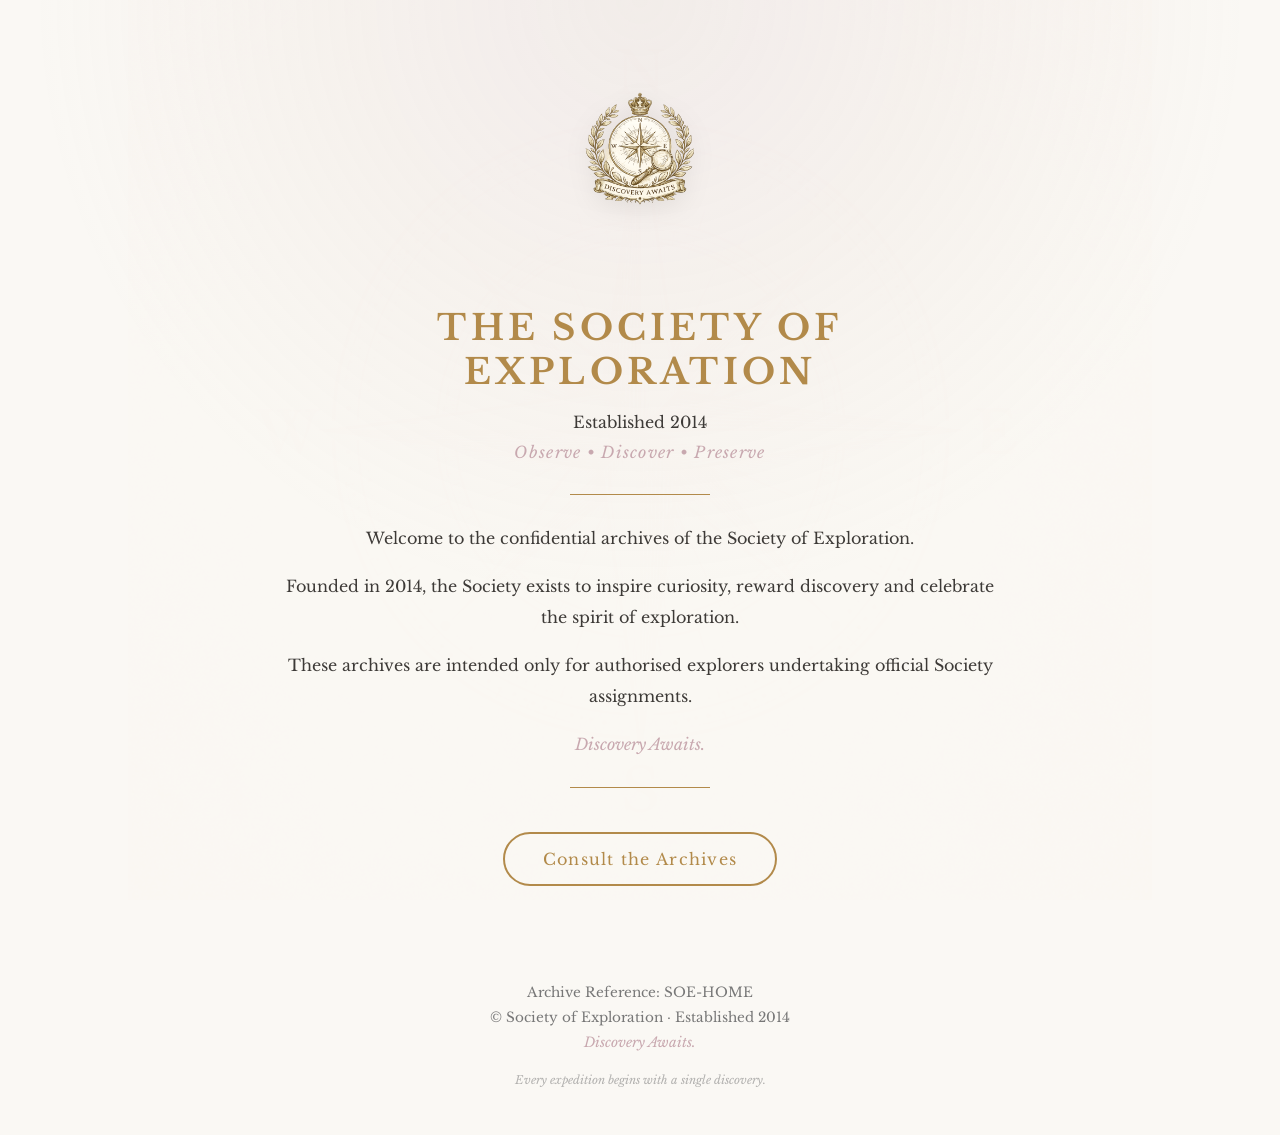
<file: index.html>
<!DOCTYPE html>
<html lang="en">
<head>
    <meta charset="UTF-8">
    <meta name="viewport" content="width=device-width, initial-scale=1.0">

    <title>The Society of Exploration</title>

    <meta name="description" content="Confidential Archives of the Society of Exploration">

    <!-- Google Font -->
    <link rel="preconnect" href="https://fonts.googleapis.com">
    <link rel="preconnect" href="https://fonts.gstatic.com" crossorigin>
    <link href="https://fonts.googleapis.com/css2?family=Libre+Baskerville:wght@400;700&display=swap" rel="stylesheet">

    <!-- Stylesheet -->
    <link rel="stylesheet" href="assets/css/style.css">
</head>

<body>

<div class="background-overlay"></div>

<main class="landing-page">

    <section class="hero">

        <img
            src="assets/images/society-crest.png"
            alt="Society of Exploration Crest"
            class="crest">

        <h1>
            THE SOCIETY OF EXPLORATION
        </h1>

        <p class="established">
            Established 2014
        </p>

        <p class="motto">
            Observe • Discover • Preserve
        </p>

        <div class="divider"></div>

        <div class="welcome">

            <p>
                Welcome to the confidential archives of the Society of Exploration.
            </p>

            <p>
                Founded in 2014, the Society exists to inspire curiosity,
                reward discovery and celebrate the spirit of exploration.
            </p>

            <p>
                These archives are intended only for authorised explorers
                undertaking official Society assignments.
            </p>

            <p class="signature">
                <em>Discovery Awaits.</em>
            </p>

        </div>

        <div class="divider"></div>

        <a href="archive.html" class="archive-button">
            Consult the Archives
        </a>

    </section>

</main>

<footer>

    <p>
        Archive Reference: SOE-HOME
    </p>

    <p>
        © Society of Exploration · Established 2014
    </p>

    <p class="footer-signoff">
        Discovery Awaits.
    </p>

    <p class="hidden-message">
        Every expedition begins with a single discovery.
    </p>

</footer>

</body>
</html>
</file>
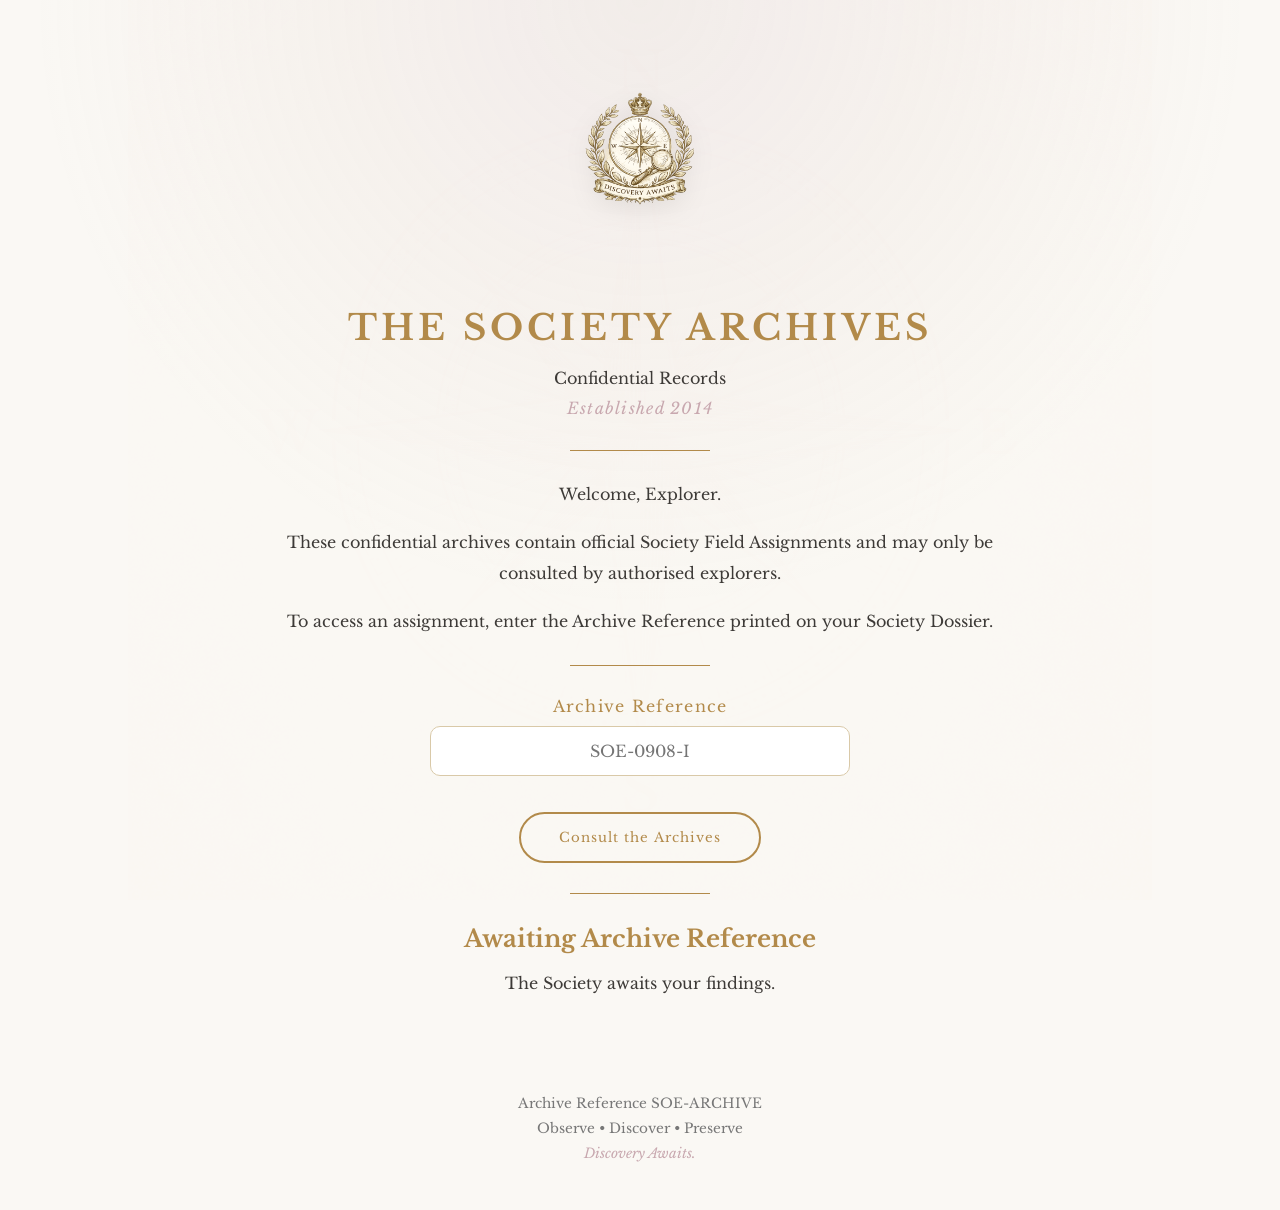
<file: archive.html>
<!DOCTYPE html>
<html lang="en">

<head>

    <meta charset="UTF-8">
    <meta name="viewport" content="width=device-width, initial-scale=1.0">

    <title>Society Archive</title>

    <link rel="preconnect" href="https://fonts.googleapis.com">
    <link rel="preconnect" href="https://fonts.gstatic.com" crossorigin>

    <link href="https://fonts.googleapis.com/css2?family=Libre+Baskerville:wght@400;700&display=swap" rel="stylesheet">

    <link rel="stylesheet" href="assets/css/style.css">

    <script defer src="assets/js/Script.js"></script>

</head>

<body>

<div class="background-overlay"></div>

<main class="landing-page">

<section class="hero">

<img
src="assets/images/society-crest.png"
alt="Society of Exploration Crest"
class="crest">

<h1>THE SOCIETY ARCHIVES</h1>

<p class="established">
Confidential Records
</p>

<p class="motto">
Established 2014
</p>

<div class="divider"></div>

<div class="welcome">

<p>
Welcome, Explorer.
</p>

<p>
These confidential archives contain official Society Field Assignments and may only be consulted by authorised explorers.
</p>

<p>
To access an assignment, enter the Archive Reference printed on your Society Dossier.
</p>

</div>

<div class="divider"></div>
<div id="archive-form-container">
    
    <form id="archive-form">
    
    <label for="archiveRef">
    
    Archive Reference
    
    </label>
    
    <input
    type="text"
    id="archiveRef"
    name="archiveRef"
    placeholder="SOE-0908-I"
    autocomplete="off">
    
    <button
    type="submit"
    class="archive-button">
    
    Consult the Archives
    
    </button>
    
    </form>
</div>

<div class="divider"></div>

<section id="archive-status">
    <h2>Awaiting Archive Reference</h2>
    <p>The Society awaits your findings.</p>
</section>

</section>

</main>

<footer>

<p>

Archive Reference

SOE-ARCHIVE

</p>

<p>

Observe • Discover • Preserve

</p>

<p class="footer-signoff">

Discovery Awaits.

</p>

</footer>

</body>

</html>
</file>
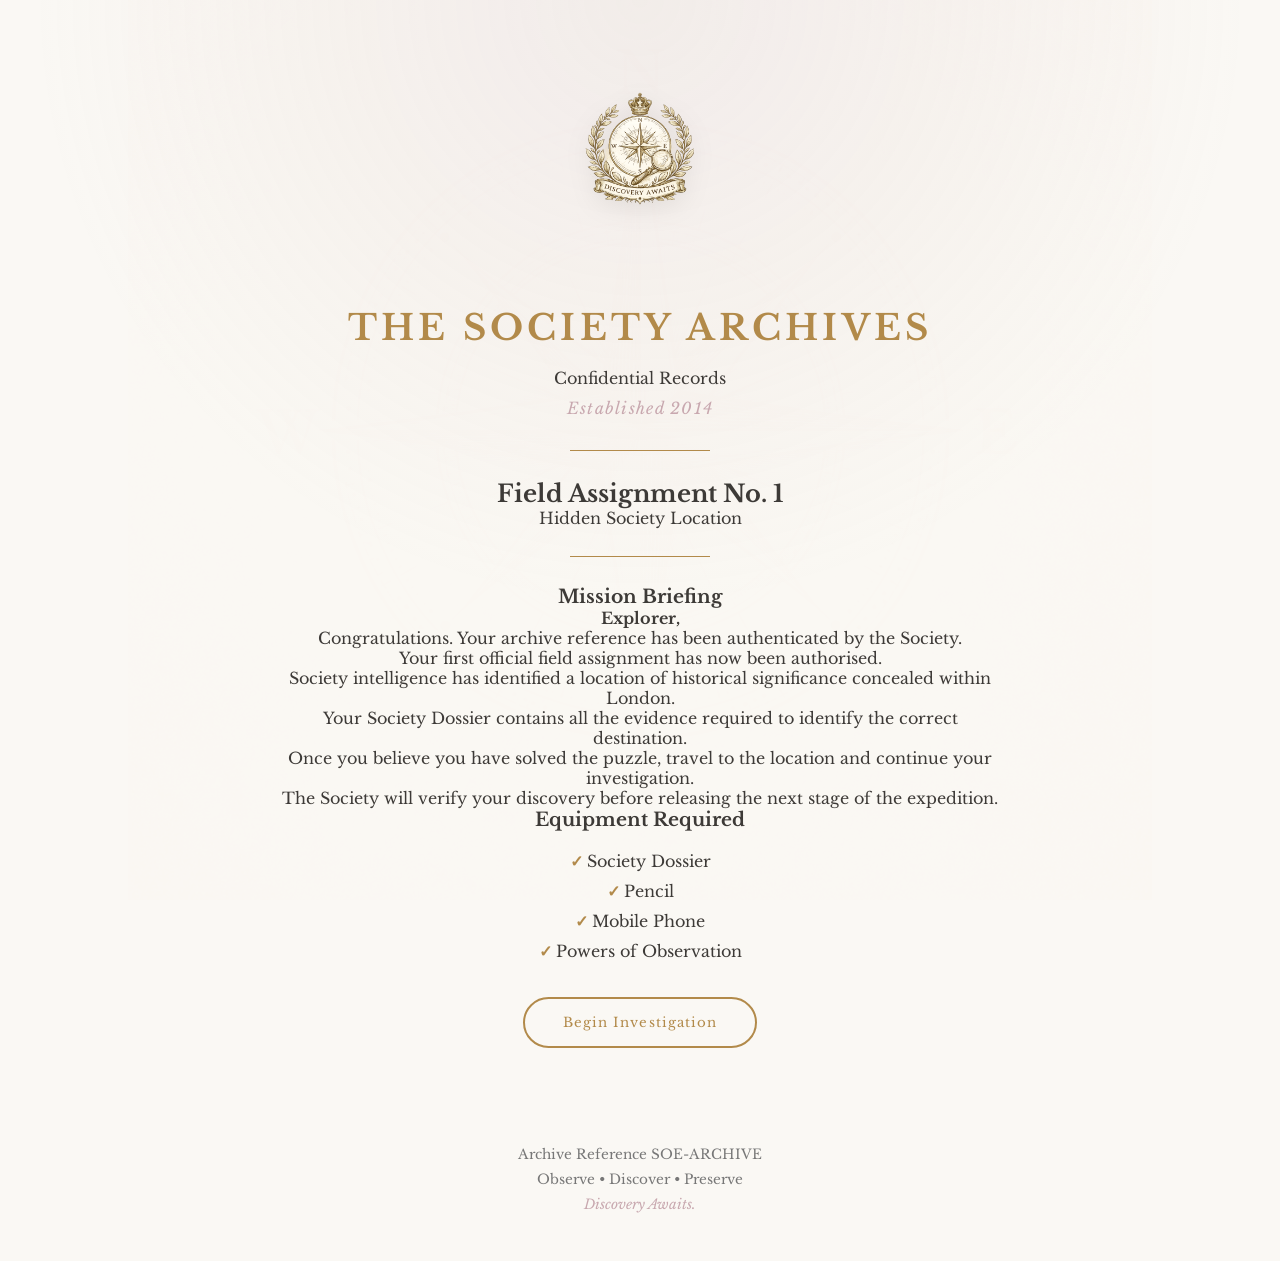
<file: mission-001.html>
<!DOCTYPE html>
<html lang="en">

<head>

    <meta charset="UTF-8">
    <meta name="viewport" content="width=device-width, initial-scale=1.0">

    <title>Society Archive</title>

    <link rel="preconnect" href="https://fonts.googleapis.com">
    <link rel="preconnect" href="https://fonts.gstatic.com" crossorigin>

    <link href="https://fonts.googleapis.com/css2?family=Libre+Baskerville:wght@400;700&display=swap" rel="stylesheet">

    <link rel="stylesheet" href="assets/css/style.css">

    <script defer src="assets/js/Script.js"></script>

</head>

<body>

<div class="background-overlay"></div>

<main class="landing-page">

<section class="hero">

<img
src="assets/images/society-crest.png"
alt="Society of Exploration Crest"
class="crest">

<h1>THE SOCIETY ARCHIVES</h1>

<p class="established">
Confidential Records
</p>

<p class="motto">
Established 2014
</p>

<div class="divider"></div>

<section class="mission">

    <h2>Field Assignment No. 1</h2>

    <p class="mission-subtitle">
        Hidden Society Location
    </p>

    <div class="divider"></div>

    <h3>Mission Briefing</h3>

    <p>
    <strong>Explorer,</strong>
    </p>
    
    <p>
        Congratulations. Your archive reference has been authenticated by the Society.
    </p>
    
    <p>
        Your first official field assignment has now been authorised.
    </p>
    
    <p>
        Society intelligence has identified a location of historical significance concealed within London.
    </p>
    
    <p>
        Your Society Dossier contains all the evidence required to identify the correct destination.
    </p>
    
    <p>
        Once you believe you have solved the puzzle, travel to the location and continue your investigation.
    </p>
    
    <p>
        The Society will verify your discovery before releasing the next stage of the expedition.
    </p>
    
    <h3>Equipment Required</h3>
    
    <ul class="equipment-list">
        <li>Society Dossier</li>
        <li>Pencil</li>
        <li>Mobile Phone</li>
        <li>Powers of Observation</li>
    </ul>

    <button class="archive-button">
        Begin Investigation
    </button>

</section>

</main>

<footer>

<p>

Archive Reference

SOE-ARCHIVE

</p>

<p>

Observe • Discover • Preserve

</p>

<p class="footer-signoff">

Discovery Awaits.

</p>

</footer>

</body>

</html>
</file>
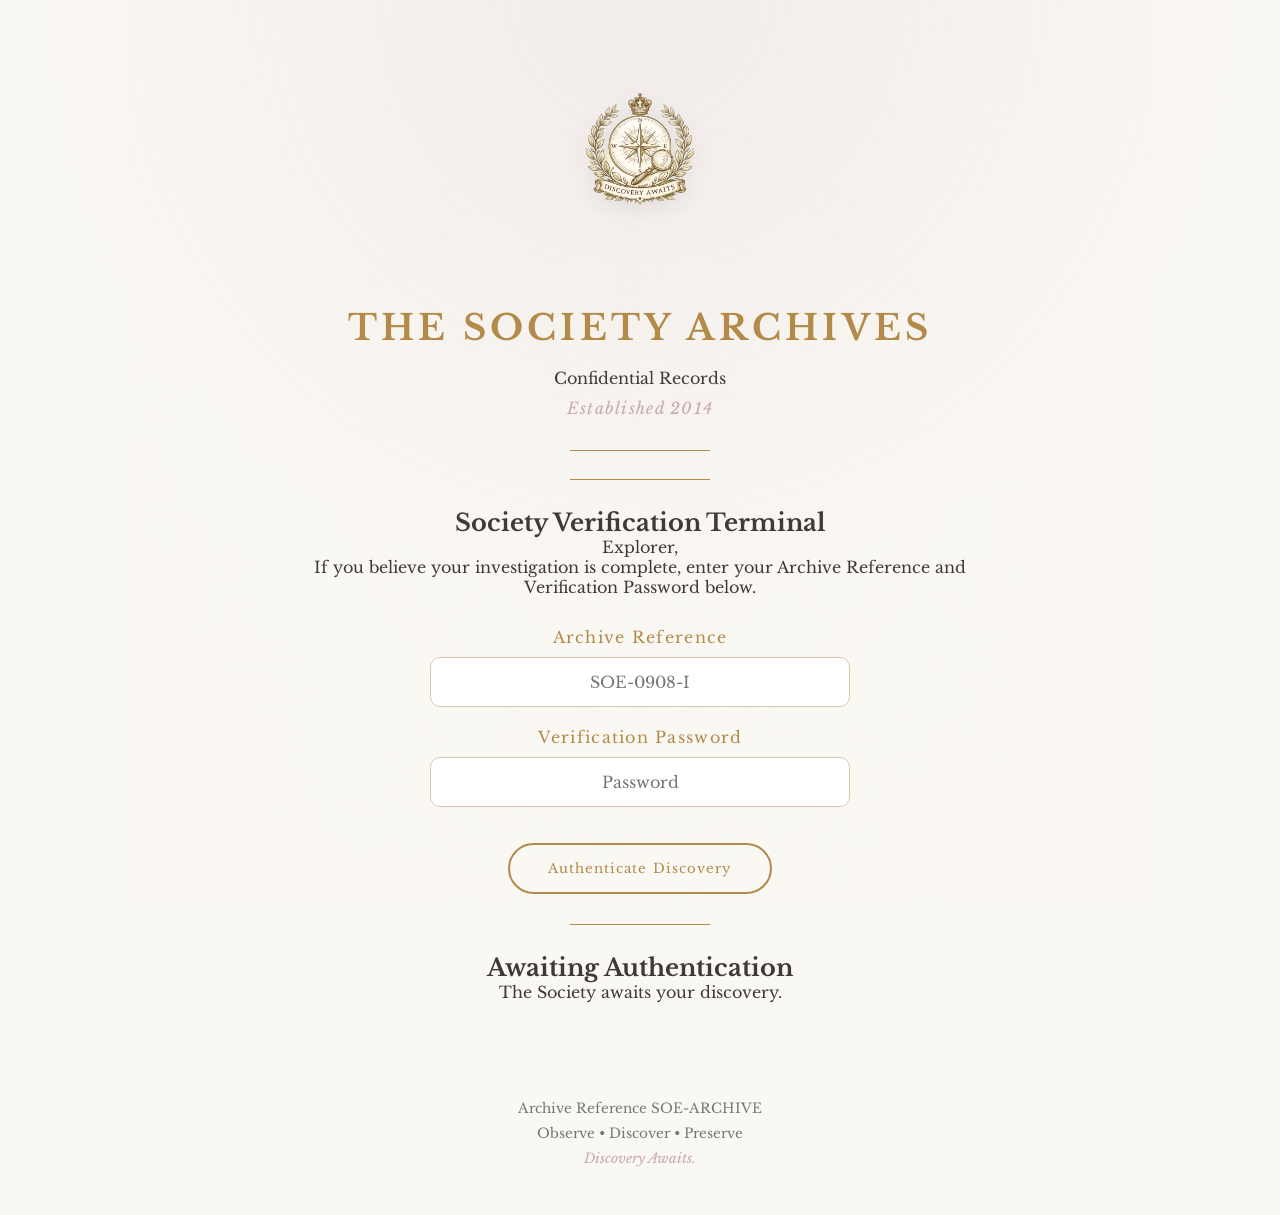
<file: Verify.html>
<!DOCTYPE html>
<html lang="en">

<head>

    <meta charset="UTF-8">
    <meta name="viewport" content="width=device-width, initial-scale=1.0">

    <title>Society Verification</title>

    <link rel="preconnect" href="https://fonts.googleapis.com">
    <link rel="preconnect" href="https://fonts.gstatic.com" crossorigin>

    <link href="https://fonts.googleapis.com/css2?family=Libre+Baskerville:wght@400;700&display=swap" rel="stylesheet">

    <link rel="stylesheet" href="assets/css/style.css">

    <script defer src="assets/js/verification.js"></script>
    
</head>

<body>

<div class="background-overlay"></div>

<main class="landing-page">

<section class="hero">

<img
src="assets/images/society-crest.png"
alt="Society of Exploration Crest"
class="crest">

<h1>THE SOCIETY ARCHIVES</h1>

<p class="established">
Confidential Records
</p>

<p class="motto">
Established 2014
</p>

<div class="divider"></div>

<div class="divider"></div>

<section id="verification">

<h2>Society Verification Terminal</h2>

<p>

Explorer,

</p>

<p>

If you believe your investigation is complete,
enter your Archive Reference and Verification Password below.

</p>

<form id="verification-form">

<label for="archiveReference">

Archive Reference

</label>

<input
type="text"
id="archiveReference"
placeholder="SOE-0908-I">

<label for="verificationPassword">

Verification Password

</label>

<input
type="text"
id="verificationPassword"
placeholder="Password">

<button
type="submit"
class="archive-button">

Authenticate Discovery

</button>

</form>

</section>

<div class="divider"></div>

<section id="verification-status">

<h2>Awaiting Authentication</h2>

<p>

The Society awaits your discovery.

</p>

</section>

</section>

</main>

<footer>

<p>

Archive Reference

SOE-ARCHIVE

</p>

<p>

Observe • Discover • Preserve

</p>

<p class="footer-signoff">

Discovery Awaits.

</p>

</footer>

</body>

</html>
</file>
<file: assets/css/style.css>
/* =====================================================
   Society of Exploration
   Website v1.0.0
   style.css
===================================================== */

:root {
    --ivory: #FAF8F4;
    --gold: #B28A4A;
    --blush: #C8A8AF;
    --charcoal: #3D3A37;
    --sage: #8A9B8C;
    --border: #D9C9A8;
}

* {
    margin: 0;
    padding: 0;
    box-sizing: border-box;
}

html {
    scroll-behavior: smooth;
}

body {
    font-family: "Libre Baskerville", serif;
    background: var(--ivory);
    color: var(--charcoal);
    min-height: 100vh;
    display: flex;
    flex-direction: column;
    position: relative;
    overflow-x: hidden;
}

.equipment-list {
    list-style: none;
    padding: 0;
    margin: 20px 0;
}

.equipment-list li {
    margin: 10px 0;
}

.equipment-list li::before {
    content: "✓ ";
    color: var(--gold);
    font-weight: bold;
}

.classification-banner {

    display: inline-block;

    padding: 6px 18px;

    border: 1px solid var(--gold);

    color: var(--gold);

    letter-spacing: 0.15em;

    font-size: 0.8rem;

    margin-bottom: 24px;

    text-transform: uppercase;

}

/* Background */

.background-overlay {
    position: fixed;
    inset: 0;
    background: radial-gradient(
        circle at top,
        rgba(200,168,175,.15),
        transparent 55%
    );
    z-index: -2;
}

body::before {
    content: "";
    position: fixed;
    inset: 0;
    background-image: url("../images/compass-watermark.PNG");
    background-repeat: no-repeat;
    background-position: center;
    background-size: 80%;
    opacity: .05;
    z-index: -1;
    pointer-events: none;
}

/* Layout */

.landing-page {
    flex: 1;
    display: flex;
    justify-content: center;
    align-items: center;
    padding: 60px 24px;
}

.hero {
    max-width: 720px;
    text-align: center;
    animation: fadeIn 1.2s ease;
}

.crest {
    width: 140px;
    max-width: 40vw;
    margin-bottom: 32px;
    filter: drop-shadow(0 6px 12px rgba(0,0,0,.08));
}

h1 {
    color: var(--gold);
    font-size: 2.2rem;
    line-height: 1.25;
    letter-spacing: .12em;
    margin-bottom: 18px;
}

.established {
    color: var(--charcoal);
    font-size: 1rem;
    margin-bottom: 10px;
}

.motto {
    color: var(--blush);
    font-style: italic;
    letter-spacing: .08em;
    margin-bottom: 32px;
}

.divider {
    width: 140px;
    height: 1px;
    background: var(--gold);
    margin: 28px auto;
}

.welcome p {
    margin-bottom: 18px;
    line-height: 1.9;
    font-size: 1rem;
}

.signature {
    color: var(--blush);
    font-size: 1.1rem;
}

/* Button */

.archive-button {
    display: inline-block;
    margin-top: 16px;
    padding: 15px 38px;
    border: 2px solid var(--gold);
    border-radius: 999px;
    color: var(--gold);
    text-decoration: none;
    letter-spacing: .08em;
    transition: .3s ease;
    background: transparent;
    font-family: inherit;
    cursor: pointer;
}

.archive-button:hover {
    background: var(--gold);
    color: white;
    transform: translateY(-2px);
    box-shadow: 0 10px 24px rgba(0,0,0,.12);
}

/* Form */

form {
    margin: 30px auto;
    max-width: 420px;
}

label {
    display: block;
    margin-bottom: 10px;
    color: var(--gold);
    letter-spacing: .08em;
}

input[type="text"] {
    width: 100%;
    padding: 14px 18px;
    border: 1px solid var(--border);
    border-radius: 10px;
    font-family: inherit;
    font-size: 1rem;
    text-align: center;
    margin-bottom: 20px;
}

/* Archive Status */

#archive-status {
    margin-top: 30px;
}

#archive-status h2 {
    color: var(--gold);
    margin-bottom: 16px;
}

#archive-status p {
    line-height: 1.8;
}

/* Footer */

footer {
    text-align: center;
    padding: 30px 20px 40px;
    font-size: .85rem;
    color: #777;
}

footer p {
    margin: 8px 0;
}

.footer-signoff {
    color: var(--blush);
    font-style: italic;
}

.hidden-message {
    margin-top: 22px;
    font-size: .72rem;
    opacity: .55;
    font-style: italic;
}

/* Animation */

@keyframes fadeIn {

    from {
        opacity: 0;
        transform: translateY(18px);
    }

    to {
        opacity: 1;
        transform: translateY(0);
    }

}

/* Responsive */

@media (max-width: 768px) {

    h1 {
        font-size: 1.6rem;
    }

    .crest {
        width: 110px;
    }

    .welcome p {
        font-size: .95rem;
        line-height: 1.8;
    }

    .archive-button {
        width: 100%;
        max-width: 320px;
    }

}
</file>
